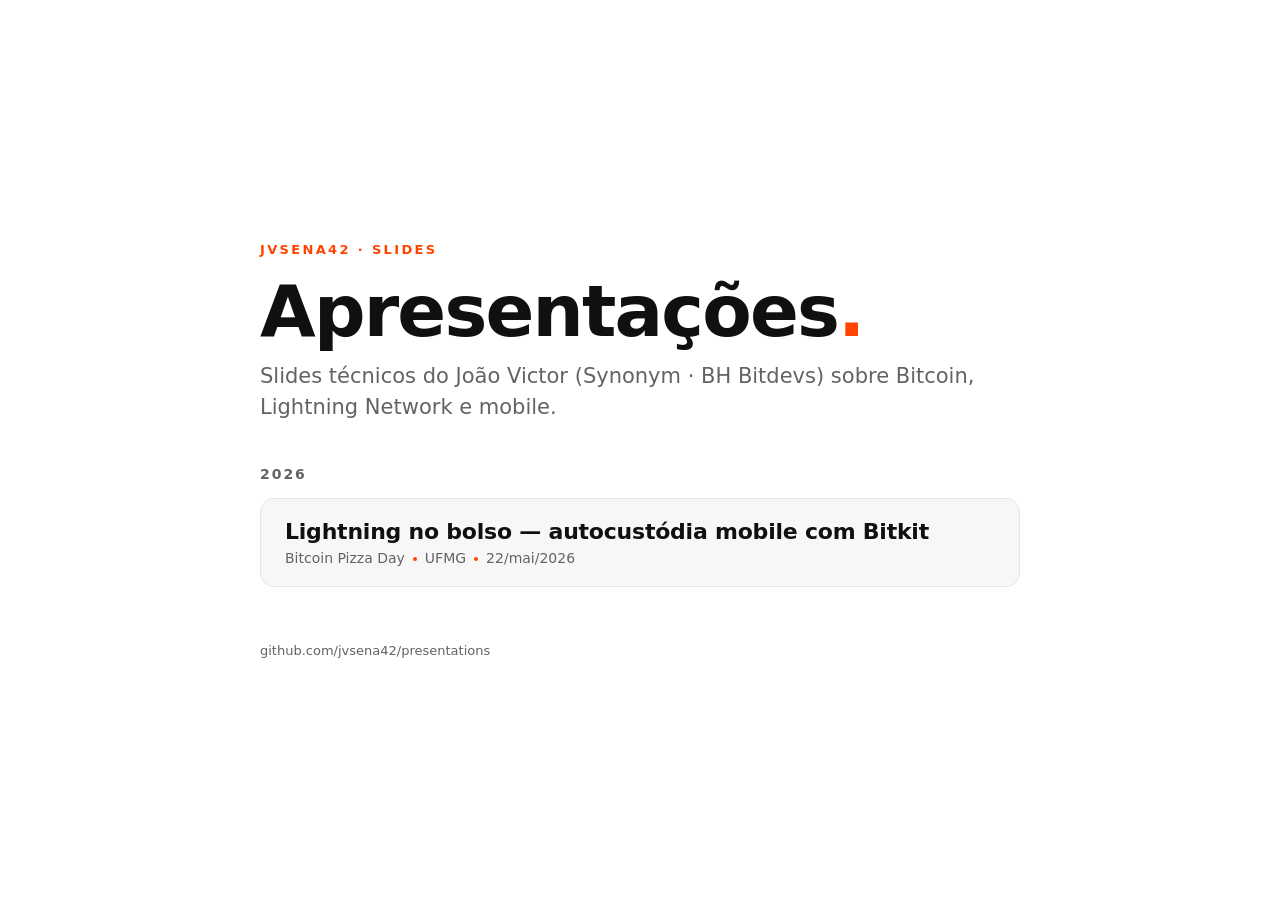
<file: index.html>
<!doctype html>
<html lang="pt-BR">
<head>
  <meta charset="utf-8">
  <meta name="viewport" content="width=device-width, initial-scale=1">
  <title>Apresentações · jvsena42</title>
  <style>
    :root {
      --brand: #FF4400;
      --bg: #FFFFFF;
      --text: #101010;
      --text-muted: #636366;
      --text-soft: #8E8E8E;
      --surface: #F7F7F7;
      --border: #E5E5E5;
    }
    * { box-sizing: border-box; margin: 0; padding: 0; }
    html, body { height: 100%; }
    body {
      font-family: system-ui, -apple-system, "Segoe UI", Roboto, sans-serif;
      color: var(--text);
      background: var(--bg);
      -webkit-font-smoothing: antialiased;
      display: flex;
      align-items: center;
      justify-content: center;
      padding: 6vw;
    }
    main { max-width: 760px; width: 100%; }
    .eyebrow {
      font-size: 13px;
      font-weight: 700;
      letter-spacing: 0.18em;
      text-transform: uppercase;
      color: var(--brand);
      margin-bottom: 18px;
    }
    h1 {
      font-size: clamp(40px, 6vw, 72px);
      font-weight: 900;
      line-height: 1;
      letter-spacing: -0.025em;
      margin-bottom: 14px;
    }
    h1 .brand { color: var(--brand); }
    p.lead {
      font-size: clamp(17px, 1.8vw, 21px);
      color: var(--text-muted);
      line-height: 1.45;
      margin-bottom: 44px;
      max-width: 56ch;
    }
    h2 {
      font-size: 14px;
      font-weight: 700;
      letter-spacing: 0.14em;
      text-transform: uppercase;
      color: var(--text-muted);
      margin-bottom: 16px;
    }
    .list { display: grid; gap: 12px; }
    a.card {
      display: block;
      text-decoration: none;
      color: inherit;
      background: var(--surface);
      border: 1px solid var(--border);
      border-radius: 14px;
      padding: 20px 24px;
      transition: border-color 120ms ease, transform 120ms ease;
    }
    a.card:hover {
      border-color: var(--brand);
      transform: translateY(-2px);
    }
    a.card .title {
      font-size: clamp(18px, 2vw, 22px);
      font-weight: 700;
      letter-spacing: -0.01em;
      margin-bottom: 6px;
    }
    a.card .meta {
      font-size: 14px;
      color: var(--text-muted);
    }
    a.card .meta .dot {
      display: inline-block;
      width: 4px; height: 4px;
      background: var(--brand);
      border-radius: 50%;
      vertical-align: middle;
      margin: 0 8px;
    }
    footer {
      margin-top: 56px;
      font-size: 13px;
      color: var(--text-soft);
    }
    footer a { color: var(--text-muted); text-decoration: none; }
    footer a:hover { color: var(--brand); }
  </style>
</head>
<body>
  <main>
    <div class="eyebrow">jvsena42 · slides</div>
    <h1>Apresentações<span class="brand">.</span></h1>
    <p class="lead">Slides técnicos do João Victor (Synonym · BH Bitdevs) sobre Bitcoin, Lightning Network e mobile.</p>

    <h2>2026</h2>
    <div class="list">
      <a class="card" href="2026/pizza_day_ufmg/">
        <div class="title">Lightning no bolso — autocustódia mobile com Bitkit</div>
        <div class="meta">Bitcoin Pizza Day<span class="dot"></span>UFMG<span class="dot"></span>22/mai/2026</div>
      </a>
    </div>

    <footer>
      <a href="https://github.com/jvsena42/presentations">github.com/jvsena42/presentations</a>
    </footer>
  </main>
</body>
</html>
</file>
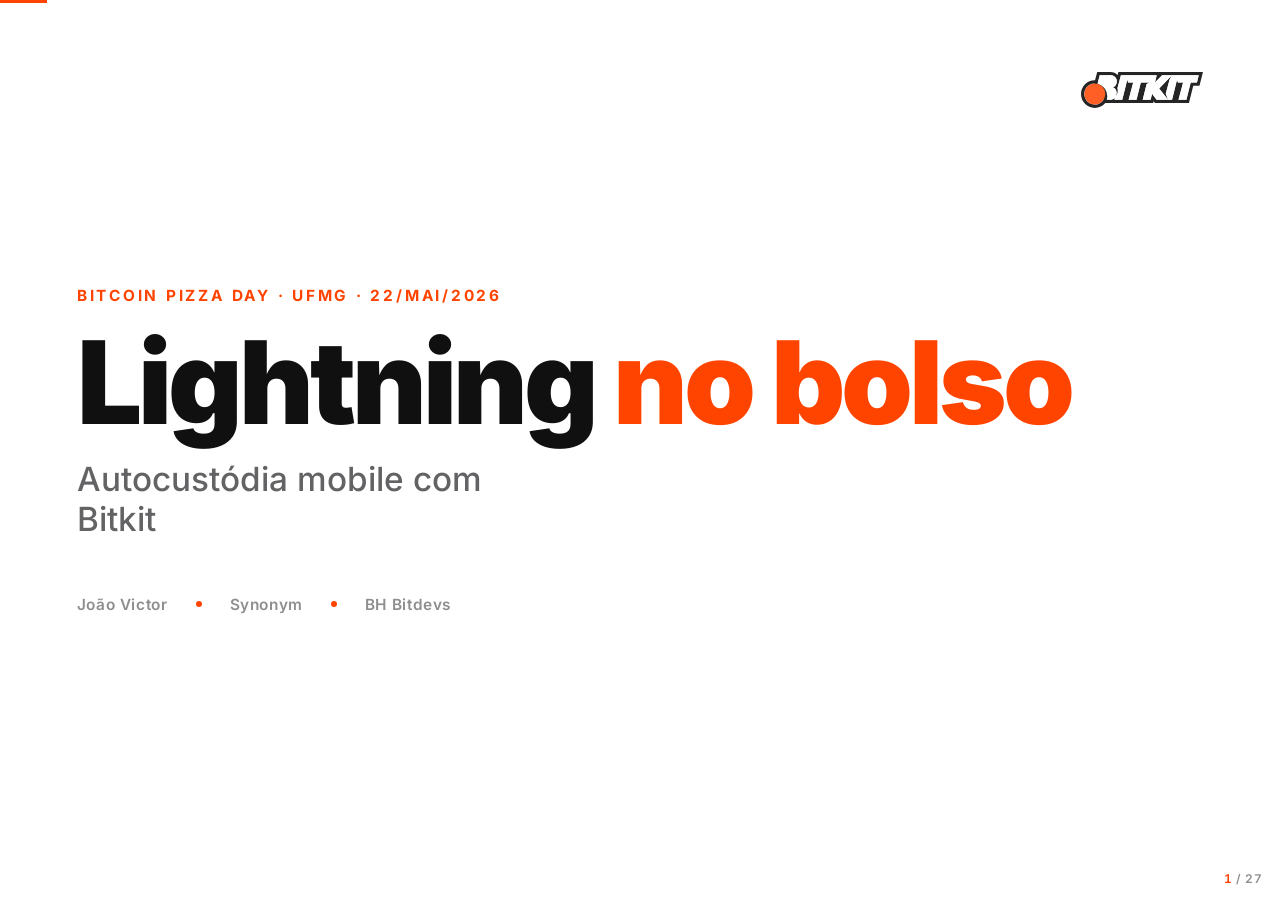
<file: 2026/pizza_day_ufmg/index.html>
<!doctype html>
<html lang="pt-BR">
<head>
  <meta charset="utf-8">
  <meta name="viewport" content="width=device-width, initial-scale=1">
  <title>Lightning no bolso · Pizza Day UFMG 2026</title>
  <link rel="stylesheet" href="style.css">
</head>
<body>
  <div class="progress" aria-hidden="true"></div>
  <div class="counter" aria-hidden="true"><span>1</span> / 27</div>

  <main class="deck">

    <!-- ============ 1. CAPA ============ -->
    <section class="slide cover" id="slide-1">
      <img src="assets/img/bitkit-logo.svg" alt="Bitkit" class="cover-logo">
      <div class="eyebrow">Bitcoin Pizza Day · UFMG · 22/mai/2026</div>
      <h1>
        Lightning <span class="brand">no bolso</span>
      </h1>
      <p class="subtitle">Autocustódia mobile com Bitkit</p>
      <div class="meta">
        <span>João Victor</span>
        <span class="dot"></span>
        <span>Synonym</span>
        <span class="dot"></span>
        <span>BH Bitdevs</span>
      </div>
    </section>

    <!-- ============ 2. SOBRE MIM ============ -->
    <section class="slide" id="slide-2">
      <h2 class="section-tag">Sobre mim</h2>
      <div class="about-grid">
        <div>
          <h1 class="title">João <span class="brand">Victor</span></h1>
          <ul class="bullets">
            <li>Desenvolvedor mobile na <strong>Synonym</strong></li>
            <li>Co-host do <strong>BH Bitdevs</strong></li>
            <li>Trabalho principalmente na <strong>Bitkit</strong> — uma carteira Bitcoin que roda seu próprio nó Lightning</li>
            <li>Mantenho o <strong>Mandacaru</strong>, um nó Bitcoin para smartphones e tablets <span class="mono soft">github.com/jvsena42/mandacaru</span></li>
          </ul>
        </div>
        <div class="qr-block">
          <img src="assets/qr/github-jvsena42.svg" alt="QR code para github.com/jvsena42">
          <div class="qr-label">github.com/jvsena42</div>
          <div class="qr-url">@jvsena42</div>
        </div>
      </div>
    </section>

    <!-- ============ 3. O QUE VOCÊ VAI APRENDER ============ -->
    <section class="slide" id="slide-3">
      <h2 class="section-tag">Objetivos</h2>
      <h1 class="title">O que você vai levar dessa palestra</h1>
      <div class="objectives">
        <div class="obj">
          <div class="num">01</div>
          <div class="obj-title">Quais problemas a Lightning resolve</div>
          <div class="obj-desc">Velocidade, custo e privacidade — onde a 1ª camada não chega.</div>
        </div>
        <div class="obj">
          <div class="num">02</div>
          <div class="obj-title">As vantagens de rodar seu próprio nó</div>
          <div class="obj-desc">Soberania, privacidade e o significado prático de "autocustódia".</div>
        </div>
        <div class="obj">
          <div class="num">03</div>
          <div class="obj-title">Os desafios — e como o mobile contorna</div>
          <div class="obj-desc">Por que rodar um nó Lightning é difícil, e como a Bitkit faz isso caber no seu bolso.</div>
        </div>
      </div>
    </section>

    <!-- ============ 4. VELOCIDADE ONCHAIN ============ -->
    <section class="slide" id="slide-4">
      <h2 class="section-tag">Problema #1 · Velocidade</h2>
      <div class="two-cols">
        <div>
          <h1 class="title">Onchain: <span class="brand">~10 min</span> por bloco</h1>
          <p class="body muted">As transações entram em uma fila — a <strong class="text">mempool</strong> — ordenada por quem paga mais taxa por byte. Sua transação pode levar minutos ou horas até virar lei.</p>
          <div style="margin-top:24px"><span class="pill bitcoin">block · sats/vbyte</span></div>
        </div>
        <div>
          <!-- Mempool diagram -->
          <svg class="diagram" viewBox="0 0 520 360" xmlns="http://www.w3.org/2000/svg" aria-hidden="true">
            <defs>
              <style>
                .blk { fill: #F7F7F7; stroke: #E5E5E5; }
                .tx  { fill: #FFD200; }
                .tx2 { fill: #F7931A; }
                .tx3 { fill: #E95164; }
                .lbl { font: 700 22px Inter, sans-serif; fill: #101010; }
                .sm  { font: 700 17px Inter, sans-serif; fill: #636366; letter-spacing: 0.08em; text-transform: uppercase; }
              </style>
            </defs>
            <!-- mempool -->
            <text x="0" y="20" class="sm">Mempool</text>
            <g transform="translate(0,32)">
              <rect class="tx2"  x="0"   y="0"  width="60" height="22" rx="3"/>
              <rect class="tx2"  x="66"  y="0"  width="40" height="22" rx="3"/>
              <rect class="tx"   x="112" y="0"  width="80" height="22" rx="3"/>
              <rect class="tx"   x="198" y="0"  width="32" height="22" rx="3"/>
              <rect class="tx3"  x="236" y="0"  width="60" height="22" rx="3"/>
              <rect class="tx"   x="0"   y="28" width="50" height="22" rx="3"/>
              <rect class="tx3"  x="56"  y="28" width="70" height="22" rx="3"/>
              <rect class="tx2"  x="132" y="28" width="44" height="22" rx="3"/>
              <rect class="tx"   x="182" y="28" width="90" height="22" rx="3"/>
              <rect class="tx3"  x="0"   y="56" width="40" height="22" rx="3"/>
              <rect class="tx"   x="46"  y="56" width="60" height="22" rx="3"/>
              <rect class="tx2"  x="112" y="56" width="80" height="22" rx="3"/>
            </g>
            <!-- arrow -->
            <g transform="translate(310,70)">
              <path d="M0 0 L40 0 L40 -8 L60 4 L40 16 L40 8 L0 8 Z" fill="#FF4400"/>
            </g>
            <!-- block -->
            <g transform="translate(380,12)">
              <rect class="blk" x="0" y="0" width="140" height="120" rx="10"/>
              <text x="70" y="20" class="sm" text-anchor="middle" fill="#FF4400">Bloco</text>
              <rect class="tx2" x="12" y="32" width="50" height="14" rx="2"/>
              <rect class="tx2" x="68" y="32" width="40" height="14" rx="2"/>
              <rect class="tx2" x="12" y="52" width="60" height="14" rx="2"/>
              <rect class="tx2" x="78" y="52" width="40" height="14" rx="2"/>
              <rect class="tx2" x="12" y="72" width="80" height="14" rx="2"/>
              <rect class="tx2" x="98" y="72" width="20" height="14" rx="2"/>
              <rect class="tx2" x="12" y="92" width="40" height="14" rx="2"/>
            </g>
            <text x="380" y="156" class="sm" fill="#101010">~10 min</text>
            <!-- waiting txs -->
            <text x="0" y="200" class="sm">Esperando…</text>
            <g transform="translate(0,212)">
              <rect class="tx" opacity="0.5"  x="0"   y="0"  width="30" height="18" rx="3"/>
              <rect class="tx" opacity="0.5"  x="36"  y="0"  width="70" height="18" rx="3"/>
              <rect class="tx" opacity="0.5"  x="112" y="0"  width="40" height="18" rx="3"/>
              <rect class="tx" opacity="0.5"  x="158" y="0"  width="50" height="18" rx="3"/>
              <rect class="tx" opacity="0.4"  x="0"   y="24" width="60" height="18" rx="3"/>
              <rect class="tx" opacity="0.4"  x="66"  y="24" width="40" height="18" rx="3"/>
              <rect class="tx" opacity="0.4"  x="112" y="24" width="80" height="18" rx="3"/>
              <rect class="tx" opacity="0.3"  x="0"   y="48" width="44" height="18" rx="3"/>
              <rect class="tx" opacity="0.3"  x="50"  y="48" width="60" height="18" rx="3"/>
              <rect class="tx" opacity="0.3"  x="116" y="48" width="30" height="18" rx="3"/>
            </g>
          </svg>
        </div>
      </div>
    </section>

    <!-- ============ 5. VELOCIDADE LIGHTNING ============ -->
    <section class="slide" id="slide-5">
      <h2 class="section-tag">Solução · Velocidade</h2>
      <div class="two-cols">
        <div>
          <h1 class="title">Lightning: <span class="brand">instantâneo</span></h1>
          <p class="body muted">Pagamentos não dependem de bloco — viajam diretamente pelos canais já abertos entre nós.</p>
        </div>
        <div class="compare">
          <div class="col">
            <h4>Onchain</h4>
            <div class="val">~10 min</div>
            <div class="desc">Tempo médio até a primeira confirmação. 6 confirmações ≈ 1 hora.</div>
          </div>
          <div class="col lightning">
            <h4>Lightning</h4>
            <div class="val">&lt; 1 s</div>
            <div class="desc">Pagamento liquidado instantaneamente entre as pontas.</div>
          </div>
        </div>
      </div>
    </section>

    <!-- ============ 6. CUSTO ONCHAIN ============ -->
    <section class="slide" id="slide-6">
      <h2 class="section-tag">Problema #2 · Custo</h2>
      <div class="two-cols">
        <div>
          <h1 class="title">Onchain: paga por <span class="brand">tamanho</span>, não por valor</h1>
          <p class="body muted">A taxa é em <strong class="text">sats/vbyte</strong>. Transferir R$ 50.000 custa o mesmo que transferir R$ 5. Ótimo pra comprar um carro — péssimo pra comprar um café.</p>
          <div class="callout" style="margin-top:24px">
            <strong>Analogia:</strong> é como pagar o frete de um pacote pelo peso da caixa — não importa se dentro tem ouro ou ar.
          </div>
        </div>
        <div class="stack">
          <div class="card">
            <div class="label">Cenário A</div>
            <p class="body"><strong>Comprar um carro · R$ 100.000</strong></p>
            <p class="body muted">Taxa de R$ 5 = <strong class="green">0,005%</strong> do valor. Tranquilo.</p>
          </div>
          <div class="card">
            <div class="label">Cenário B</div>
            <p class="body"><strong>Comprar um café · R$ 8</strong></p>
            <p class="body muted">Taxa de R$ 5 = <strong class="red">62,5%</strong> do valor. Impraticável.</p>
          </div>
        </div>
      </div>
    </section>

    <!-- ============ 7. CUSTO LIGHTNING ============ -->
    <section class="slide" id="slide-7">
      <h2 class="section-tag">Solução · Custo</h2>
      <div class="two-cols">
        <div>
          <h1 class="title">Lightning: taxa <span class="brand">proporcional</span></h1>
          <p class="body muted">Cada hop cobra uma taxa fixa pequena (base fee) + uma fração do valor roteado (ppm — partes por milhão).</p>
          <p class="body muted" style="margin-top:16px">Em muitos casos a taxa total fica em <strong class="text">centavos de centavo</strong>. Pagamentos diretos (sem hops) podem ser gratuitos.</p>
        </div>
        <div class="stack">
          <div class="card brand">
            <div class="label">Pagar um café · R$ 8</div>
            <p class="body"><strong>Taxa típica: R$ 0,001 - R$ 0,05</strong></p>
            <p class="body muted">Roteado por 1-3 nós intermediários.</p>
          </div>
          <div class="card">
            <div class="label">Receber pagamento direto</div>
            <p class="body"><strong>Taxa: 0 sats</strong></p>
            <p class="body muted">Quando você tem canal direto com a outra ponta.</p>
          </div>
        </div>
      </div>
    </section>

    <!-- ============ 8. PRIVACIDADE ONCHAIN ============ -->
    <section class="slide" id="slide-8">
      <h2 class="section-tag">Problema #3 · Privacidade</h2>
      <div class="two-cols">
        <div>
          <h1 class="title">Onchain: tudo é <span class="brand">público</span></h1>
          <p class="body muted">Cada transação fica gravada para sempre em um livro-razão que <em>qualquer pessoa</em> pode ler.</p>
          <ul class="bullets" style="margin-top:24px">
            <li>Endereços, valores, timestamps — abertos</li>
            <li>Heurísticas conectam endereços do mesmo dono</li>
            <li>Empresas de chain analysis vendem esses mapas</li>
          </ul>
        </div>
        <div class="card">
          <div class="label">Você (pra qualquer um)</div>
          <p class="body mono" style="font-size:clamp(13px, 1.2vw, 17px); line-height:1.7">
            bc1q<span class="brand">5x…87qz</span> → bc1q<span class="brand">a3…9km</span><br>
            <span class="soft">42.000 sats · 2026-05-22 14:03:12</span>
          </p>
          <p class="body muted" style="margin-top:18px">Cole esse endereço no <span class="mono">mempool.space</span> e veja saldo, histórico e quem mais transacionou com ele.</p>
        </div>
      </div>
    </section>

    <!-- ============ 9. PRIVACIDADE LIGHTNING ============ -->
    <section class="slide" id="slide-9">
      <h2 class="section-tag">Solução · Privacidade</h2>
      <div class="two-cols">
        <div>
          <h1 class="title">Lightning: <span class="brand">muito melhor</span>, não perfeito</h1>
          <p class="body muted">Pagamentos viajam por túneis criptografados (onion routing — inspirado no Tor). Nós intermediários só conhecem o vizinho anterior e o próximo.</p>
        </div>
        <div class="stack">
          <div class="card">
            <div class="label">O que ainda vaza</div>
            <p class="body">A <strong>invoice (BOLT11)</strong> expõe a pubkey do destinatário e, em alguns casos, route hints com canais privados.</p>
          </div>
          <div class="card brand">
            <div class="label">Próximo passo</div>
            <p class="body"><strong>BOLT12 (offers)</strong> esconde o destinatário com blinded paths. Já existe, mas adoção ainda é baixa.</p>
          </div>
        </div>
      </div>
    </section>

    <!-- ============ 10. CANAL LIGHTNING ============ -->
    <section class="slide" id="slide-10">
      <h2 class="section-tag">Como funciona · 1/4</h2>
      <h1 class="title">O que é um <span class="brand">canal Lightning</span></h1>
      <p class="body muted" style="max-width:60ch">Um cofre 2-de-2 entre Alice e Bob, ancorado na blockchain. Os saldos podem ser atualizados milhões de vezes sem tocar a 1ª camada.</p>

      <svg class="diagram" viewBox="0 0 1100 360" xmlns="http://www.w3.org/2000/svg" aria-hidden="true" style="margin-top:28px">
        <defs>
          <style>
            .node { fill: #F7F7F7; stroke: #E5E5E5; stroke-width:1.5; }
            .name { font: 800 30px Inter, sans-serif; fill: #101010; }
            .sub  { font: 700 19px Inter, sans-serif; fill: #636366; }
            .amt  { font: 800 26px Inter, sans-serif; fill: #fff; }
            .lbl  { font: 700 19px Inter, sans-serif; fill: #636366; letter-spacing: 0.08em; text-transform: uppercase; }
          </style>
        </defs>
        <!-- Alice -->
        <circle cx="110" cy="180" r="74" class="node"/>
        <text x="110" y="178" class="name" text-anchor="middle">Alice</text>
        <text x="110" y="200" class="sub" text-anchor="middle">nó local</text>
        <!-- channel bar -->
        <g transform="translate(220,150)">
          <rect width="660" height="60" rx="10" fill="#EFEFEF"/>
          <rect width="440" height="60" rx="10" fill="#FF4400"/>
          <rect x="440" width="220" height="60" rx="0" fill="#0085FF"/>
          <rect width="660" height="60" rx="10" fill="none" stroke="#E5E5E5"/>
          <text x="20" y="38" class="amt">700k sats</text>
          <text x="640" y="38" class="amt" text-anchor="end">300k sats</text>
          <text x="220" y="-10" class="lbl" text-anchor="middle">Capacidade total: 1.000.000 sats</text>
        </g>
        <text x="550" y="244" class="sub" text-anchor="middle">↑ saldo local da Alice  ·  saldo local do Bob ↑</text>
        <!-- Bob -->
        <circle cx="990" cy="180" r="74" class="node"/>
        <text x="990" y="178" class="name" text-anchor="middle">Bob</text>
        <text x="990" y="200" class="sub" text-anchor="middle">nó remoto</text>
      </svg>
    </section>

    <!-- ============ 11. ABERTURA E FECHAMENTO ============ -->
    <section class="slide" id="slide-11">
      <h2 class="section-tag">Como funciona · 2/4</h2>
      <h1 class="title">Abertura e fechamento — <span class="brand">2 toques</span> na 1ª camada</h1>
      <p class="body muted" style="max-width:64ch">Tudo no meio é off-chain, instantâneo e barato. A blockchain só vê a transação que ancora o canal e a que o encerra.</p>
      <div class="timeline" style="grid-template-columns: 1fr 1fr 1fr">
        <div class="step active">
          <div class="step-num">1 · Onchain</div>
          <div class="step-text"><strong>Funding tx</strong><br>Trava os fundos no cofre 2-de-2.<br><span class="soft">~10 min, paga fee onchain</span></div>
        </div>
        <div class="step">
          <div class="step-num">2 · Off-chain</div>
          <div class="step-text"><strong>Canal vivo</strong><br>Milhões de atualizações de saldo possíveis.<br><span class="soft">Instantâneo, taxa baixíssima</span></div>
        </div>
        <div class="step active">
          <div class="step-num">3 · Onchain</div>
          <div class="step-text"><strong>Commitment tx</strong><br>Liquida o saldo final na blockchain.<br><span class="soft">Cooperativo ou unilateral</span></div>
        </div>
      </div>
    </section>

    <!-- ============ 12. PAGAMENTO NO CANAL ============ -->
    <section class="slide" id="slide-12">
      <h2 class="section-tag">Como funciona · 3/4</h2>
      <h1 class="title">Pagamento dentro do canal</h1>
      <p class="body muted" style="max-width:60ch">Alice paga 200k sats para o Bob: o canal apenas atualiza o saldo das duas pontas — nenhuma transação onchain.</p>

      <div style="margin-top:32px; display:grid; gap:24px">
        <div>
          <div class="lbl soft" style="font-size:13px; font-weight:700; letter-spacing:0.1em; text-transform:uppercase; margin-bottom:8px">Antes</div>
          <div class="channel-bar">
            <div class="local" style="width:70%">Alice · 700k</div>
            <div class="remote" style="width:30%">Bob · 300k</div>
          </div>
        </div>
        <div style="text-align:center; font-size:clamp(18px, 1.8vw, 24px); font-weight:700; color:var(--brand)">
          ↓  Alice → Bob: 200k sats  ↓
        </div>
        <div>
          <div class="lbl soft" style="font-size:13px; font-weight:700; letter-spacing:0.1em; text-transform:uppercase; margin-bottom:8px">Depois</div>
          <div class="channel-bar">
            <div class="local" style="width:50%">Alice · 500k</div>
            <div class="remote" style="width:50%">Bob · 500k</div>
          </div>
        </div>
      </div>
    </section>

    <!-- ============ 13. ROTEAMENTO ============ -->
    <section class="slide" id="slide-13">
      <h2 class="section-tag">Como funciona · 4/4</h2>
      <h1 class="title">Roteamento — pagando <span class="brand">sem canal direto</span></h1>
      <p class="body muted" style="max-width:64ch">Alice quer pagar Dani, mas não tem canal direto. A rede encontra um caminho através de nós que ela <em>já</em> conhece.</p>

      <svg class="diagram" viewBox="0 0 1100 280" xmlns="http://www.w3.org/2000/svg" aria-hidden="true" style="margin-top:28px">
        <defs>
          <style>
            .node    { fill: #F7F7F7; stroke: #E5E5E5; stroke-width:1.5; }
            .node.me { fill: #FF4400; stroke: #FF4400; }
            .node.end{ fill: #0085FF; stroke: #0085FF; }
            .nm   { font: 800 26px Inter, sans-serif; fill: #101010; }
            .nm.w { fill: #fff; }
            .edge { stroke: #FF4400; stroke-width: 4; fill: none; }
            .htlc { font: 700 19px Inter, sans-serif; fill: #FF4400; }
            .sub  { font: 700 18px Inter, sans-serif; fill: #636366; }
          </style>
          <marker id="arrow" viewBox="0 0 10 10" refX="9" refY="5" markerWidth="6" markerHeight="6" orient="auto-start-reverse">
            <path d="M0 0 L10 5 L0 10 z" fill="#FF4400"/>
          </marker>
        </defs>
        <!-- edges -->
        <path class="edge" d="M120 140 L320 140" marker-end="url(#arrow)"/>
        <path class="edge" d="M380 140 L580 140" marker-end="url(#arrow)"/>
        <path class="edge" d="M640 140 L840 140" marker-end="url(#arrow)"/>
        <path class="edge" d="M900 140 L1000 140" stroke-dasharray="6 6" marker-end="url(#arrow)"/>
        <text x="220" y="120" class="htlc" text-anchor="middle">HTLC</text>
        <text x="480" y="120" class="htlc" text-anchor="middle">HTLC</text>
        <text x="740" y="120" class="htlc" text-anchor="middle">HTLC</text>
        <text x="950" y="120" class="sub" text-anchor="middle">entrega</text>
        <!-- nodes -->
        <g><circle cx="80"   cy="140" r="50" class="node me"/><text x="80"   y="146" class="nm w" text-anchor="middle">Alice</text></g>
        <g><circle cx="350"  cy="140" r="50" class="node"/>   <text x="350"  y="146" class="nm"   text-anchor="middle">Bob</text></g>
        <g><circle cx="610"  cy="140" r="50" class="node"/>   <text x="610"  y="146" class="nm"   text-anchor="middle">Carol</text></g>
        <g><circle cx="870"  cy="140" r="50" class="node"/>   <text x="870"  y="146" class="nm"   text-anchor="middle">Eve</text></g>
        <g><circle cx="1050" cy="140" r="50" class="node end"/><text x="1050" y="146" class="nm w" text-anchor="middle">Dani</text></g>
        <!-- footnote -->
        <text x="550" y="240" class="sub" text-anchor="middle">Onion routing: cada nó só conhece o vizinho anterior e o próximo.</text>
      </svg>
    </section>

    <!-- ============ 14. POR QUE 2ª CAMADA ============ -->
    <section class="slide" id="slide-14">
      <h2 class="section-tag">Decisão de design</h2>
      <h1 class="title">Por que uma 2ª camada — e não mudar a 1ª?</h1>
      <div class="two-cols" style="margin-top:24px">
        <div class="card">
          <div class="label">A pergunta natural</div>
          <p class="body">"Por que não <strong>aumentar o tamanho do bloco</strong> e <strong>reduzir o tempo entre blocos</strong>?"</p>
          <p class="body muted" style="margin-top:14px">Isso traria velocidade e fees mais baixas <em>na 1ª camada</em>.</p>
        </div>
        <div class="card brand">
          <div class="label">O trade-off</div>
          <p class="body">Blocos maiores = mais hardware, mais banda, mais armazenamento para validar.</p>
          <p class="body"><strong>Menos pessoas conseguem rodar um nó completo.</strong></p>
          <p class="body muted" style="margin-top:14px">Em TI raramente existe solução única — toda escolha tem trade-off. Bitcoin escolheu <strong class="text">descentralização</strong>.</p>
        </div>
      </div>
    </section>

    <!-- ============ 15. CUSTODIAL ============ -->
    <section class="slide" id="slide-15">
      <h2 class="section-tag">Custódia · 1/2</h2>
      <h1 class="title">Custodial — <span class="brand">chaves de outra pessoa</span></h1>
      <div class="two-cols" style="margin-top:24px">
        <div>
          <ul class="bullets">
            <li><strong>Conveniência:</strong> baixou o app, criou conta, pronto</li>
            <li><strong>Backup é fácil:</strong> email + senha</li>
            <li><strong>Sem responsabilidade técnica</strong> — alguém cuida do nó pra você</li>
          </ul>
        </div>
        <div class="stack">
          <div class="card" style="border-color: rgba(233,81,100,0.3)">
            <div class="label" style="color:var(--red)">Os custos escondidos</div>
            <ul class="bullets" style="margin-top:6px">
              <li>Risco de contraparte (a empresa pode quebrar, sumir ou ser hackeada)</li>
              <li>Custódia = controle: podem congelar, bloquear ou exigir KYC</li>
              <li>Você é um <em>cliente</em>, não um usuário soberano</li>
            </ul>
          </div>
        </div>
      </div>
    </section>

    <!-- ============ 16. NÃO-CUSTODIAL ============ -->
    <section class="slide" id="slide-16">
      <h2 class="section-tag">Custódia · 2/2</h2>
      <h1 class="title">Não-custodial — <span class="brand">suas chaves</span></h1>
      <div class="two-cols" style="margin-top:24px">
        <div>
          <div class="callout">
            "Not your keys, not your coins."
          </div>
          <p class="body muted" style="margin-top:24px">Você é dono real dos sats. Ninguém pode censurar, congelar ou exigir documentos. Em troca: <strong class="text">você é responsável</strong> pelos backups, pela segurança das chaves e pela manutenção.</p>
        </div>
        <div class="stack">
          <div class="card brand">
            <div class="label">O que você ganha</div>
            <p class="body">Soberania, privacidade, resistência à censura, propriedade real.</p>
          </div>
          <div class="card">
            <div class="label">O que você assume</div>
            <p class="body">Backup do seed, custódia do canal state, decisões técnicas.</p>
          </div>
        </div>
      </div>
    </section>

    <!-- ============ 17. TECNICIDADE & MANUTENÇÃO ============ -->
    <section class="slide" id="slide-17">
      <h2 class="section-tag">Desafios · 1/2</h2>
      <h1 class="title">Tecnicidade &amp; <span class="brand">manutenção</span></h1>
      <div class="two-cols" style="margin-top:24px">
        <div class="stack">
          <div class="card">
            <div class="label">Atualizações</div>
            <p class="body muted">Patches de segurança no nó BTC e no nó LN. Quem não atualiza expõe risco de fundos.</p>
          </div>
          <div class="card">
            <div class="label">Backup dos channel states</div>
            <p class="body muted">Cada pagamento muda o estado do canal — backup desatualizado pode causar <strong class="red">perda parcial dos fundos</strong>.</p>
          </div>
        </div>
        <div class="stack">
          <div class="card">
            <div class="label">Watchtowers</div>
            <p class="body muted">Serviços que vigiam o canal por você. Se a outra ponta tentar trapacear, a watchtower publica a evidência onchain.</p>
          </div>
          <div class="card">
            <div class="label">Hardware</div>
            <p class="body muted">Disco rápido, RAM, banda, eletricidade — um nó completo come algumas centenas de GB e fica sempre ligado.</p>
          </div>
        </div>
      </div>
    </section>

    <!-- ============ 18. ONLINE 24/7 & LIQUIDEZ ============ -->
    <section class="slide" id="slide-18">
      <h2 class="section-tag">Desafios · 2/2</h2>
      <h1 class="title">Online 24/7 &amp; <span class="brand">balanceamento</span></h1>
      <div class="two-cols" style="margin-top:24px">
        <div>
          <h3 class="h3">Sempre ligado</h3>
          <p class="body muted">Se o seu nó cai, você não recebe pagamentos — e canais com peer offline ficam parados.</p>
        </div>
        <div>
          <h3 class="h3">Liquidez nos dois sentidos</h3>
          <p class="body muted">Para <strong class="text">enviar</strong> você precisa de saldo local (outbound). Para <strong class="text">receber</strong> precisa de saldo remoto (inbound). Conseguir os dois exige planejamento — e às vezes pagar por isso.</p>
        </div>
      </div>
    </section>

    <!-- ============ 19. POR QUE MOBILE? ============ -->
    <section class="slide" id="slide-19">
      <h2 class="section-tag">Nós mobile</h2>
      <h1 class="title">Por que rodar tudo isso no <span class="brand">celular</span>?</h1>
      <div class="two-cols" style="margin-top:24px">
        <div>
          <p class="lead">O smartphone é o computador pessoal hoje. Ele está sempre com você, sempre conectado.</p>
        </div>
        <div class="stack">
          <div class="card" style="border-color: rgba(233,81,100,0.3)">
            <div class="label" style="color:var(--red)">Mas tem restrições duras</div>
            <ul class="bullets" style="margin-top:6px">
              <li>Bateria e CPU limitadas</li>
              <li>Conectividade intermitente (4G/Wi-Fi caindo)</li>
              <li>O sistema operacional <strong>mata processos em background</strong></li>
              <li>Armazenamento pequeno comparado a um servidor</li>
            </ul>
          </div>
        </div>
      </div>
    </section>

    <!-- ============ 20. LSP ============ -->
    <section class="slide" id="slide-20">
      <h2 class="section-tag">Bitkit · LSP</h2>
      <h1 class="title">LSP — <span class="brand">Lightning Service Provider</span></h1>
      <p class="body muted" style="max-width:64ch">Um nó bem conectado que abre um canal pra você com liquidez nos dois sentidos — você ganha tempo, sem abrir mão das chaves.</p>

      <svg class="diagram" viewBox="0 0 1100 360" xmlns="http://www.w3.org/2000/svg" aria-hidden="true" style="margin-top:28px">
        <defs>
          <style>
            .node    { fill: #F7F7F7; stroke: #E5E5E5; stroke-width:1.5; }
            .node.me { fill: #FF4400; stroke: #FF4400; }
            .node.lsp{ fill: #0085FF; stroke: #0085FF; }
            .nm  { font: 800 26px Inter, sans-serif; fill: #101010; }
            .nm.w{ fill: #fff; }
            .sub { font: 700 19px Inter, sans-serif; fill: #636366; }
            .edge { stroke: #E5E5E5; stroke-width: 3; fill: none; }
            .edge.hot { stroke: #FF4400; stroke-width: 6; }
            .lbl { font: 700 18px Inter, sans-serif; fill: #101010; }
          </style>
          <marker id="ar2" viewBox="0 0 10 10" refX="9" refY="5" markerWidth="6" markerHeight="6" orient="auto-start-reverse">
            <path d="M0 0 L10 5 L0 10 z" fill="#FF4400"/>
          </marker>
        </defs>
        <!-- you -->
        <g><circle cx="120" cy="180" r="56" class="node me"/><text x="120" y="188" class="nm w" text-anchor="middle">Você</text></g>
        <text x="120" y="270" class="sub" text-anchor="middle">app Bitkit</text>
        <!-- LSP -->
        <g><circle cx="500" cy="180" r="64" class="node lsp"/><text x="500" y="188" class="nm w" text-anchor="middle">LSP</text></g>
        <text x="500" y="278" class="sub" text-anchor="middle">nó bem conectado</text>
        <!-- channel -->
        <line x1="180" y1="180" x2="436" y2="180" class="edge hot" marker-end="url(#ar2)" marker-start="url(#ar2)"/>
        <text x="308" y="160" class="lbl" text-anchor="middle">inbound + outbound</text>
        <!-- network -->
        <g><circle cx="800"  cy="80"  r="36" class="node"/><text x="800"  y="86"  class="nm" text-anchor="middle">N1</text></g>
        <g><circle cx="920"  cy="180" r="36" class="node"/><text x="920"  y="186" class="nm" text-anchor="middle">N2</text></g>
        <g><circle cx="800"  cy="280" r="36" class="node"/><text x="800"  y="286" class="nm" text-anchor="middle">N3</text></g>
        <g><circle cx="1040" cy="100" r="36" class="node"/><text x="1040" y="106" class="nm" text-anchor="middle">N4</text></g>
        <g><circle cx="1040" cy="260" r="36" class="node"/><text x="1040" y="266" class="nm" text-anchor="middle">N5</text></g>
        <line x1="560" y1="170" x2="765" y2="92"  class="edge"/>
        <line x1="564" y1="180" x2="884" y2="180" class="edge"/>
        <line x1="560" y1="190" x2="765" y2="270" class="edge"/>
        <line x1="836" y1="80"  x2="1004" y2="100" class="edge"/>
        <line x1="836" y1="280" x2="1004" y2="260" class="edge"/>
        <line x1="956" y1="180" x2="1004" y2="100" class="edge"/>
        <line x1="956" y1="180" x2="1004" y2="260" class="edge"/>
        <text x="940" y="334" class="sub" text-anchor="middle">resto da rede Lightning</text>
      </svg>
    </section>

    <!-- ============ 21. WAKE TO PAY ============ -->
    <section class="slide" id="slide-21">
      <h2 class="section-tag">Bitkit · Online sob demanda</h2>
      <h1 class="title">Wake to pay — <span class="brand">push notification</span> acorda o nó</h1>
      <p class="body muted" style="max-width:66ch">O app vive dormindo. Quando alguém quer te pagar, o LSP dispara uma push notification silenciosa que dá ao app alguns segundos em background — o suficiente pra receber o HTLC.</p>
      <div class="timeline" style="margin-top:28px">
        <div class="step dim">
          <div class="step-num">1</div>
          <div class="step-text">App <strong>dormindo</strong><br>nó offline</div>
        </div>
        <div class="step active">
          <div class="step-num">2</div>
          <div class="step-text"><strong>Push</strong> chega via FCM/APNs</div>
        </div>
        <div class="step active">
          <div class="step-num">3</div>
          <div class="step-text">App acorda em <strong>background</strong></div>
        </div>
        <div class="step active">
          <div class="step-num">4</div>
          <div class="step-text">Recebe o <strong>HTLC</strong>, atualiza canal</div>
        </div>
        <div class="step dim">
          <div class="step-num">5</div>
          <div class="step-text">App <strong>volta a dormir</strong></div>
        </div>
      </div>
    </section>

    <!-- ============ 22. FOREGROUND SERVICE ============ -->
    <section class="slide" id="slide-22">
      <h2 class="section-tag">Bitkit · Plano B</h2>
      <h1 class="title">Foreground service — <span class="brand">quando o push falha</span></h1>
      <div class="two-cols" style="margin-top:24px">
        <div>
          <p class="body">Push notifications <strong>não são garantidas</strong>. O Google/Apple podem atrasar, agrupar ou simplesmente não entregar.</p>
          <p class="body muted" style="margin-top:18px">Para usuários que querem garantia, a Bitkit oferece um <strong class="text">foreground service</strong>: o app mantém uma notificação persistente e fica online o tempo todo.</p>
        </div>
        <div class="stack">
          <div class="card">
            <div class="label">Trade-off</div>
            <p class="body"><strong class="green">+</strong> Recebe pagamentos com 100% de confiabilidade</p>
            <p class="body"><strong class="red">−</strong> Consome mais bateria</p>
            <p class="body"><strong class="red">−</strong> Notificação fixa na barra de status</p>
          </div>
          <div class="card brand">
            <div class="label">Opt-in do usuário</div>
            <p class="body">Cada um escolhe entre <em>bateria</em> e <em>garantia</em>.</p>
          </div>
        </div>
      </div>
    </section>

    <!-- ============ 23. RGS ============ -->
    <section class="slide" id="slide-23">
      <h2 class="section-tag">Bitkit · Sync</h2>
      <h1 class="title">RGS — <span class="brand">Rapid Gossip Sync</span></h1>
      <div class="two-cols with-aside" style="margin-top:24px">
        <div>
          <svg class="diagram" viewBox="0 0 700 460" xmlns="http://www.w3.org/2000/svg" aria-hidden="true">
            <defs>
              <style>
                .net-node    { fill: #F7F7F7; stroke: #8E8E8E; stroke-width: 1.5; }
                .net-node.hub{ fill: #F7931A; stroke: #F7931A; }
                .net-node.me { fill: #FF4400; stroke: #FF4400; }
                .net-edge    { stroke: #C9C9C9; stroke-width: 1.5; fill: none; }
                .net-edge.fat{ stroke: #8E8E8E; stroke-width: 3; }
                .net-label   { font: 800 18px Inter, sans-serif; fill: #fff; text-anchor: middle; }
                .net-label.d { fill: #101010; }
                .net-cap     { font: 700 15px Inter, sans-serif; fill: #636366; text-anchor: middle; letter-spacing: 0.08em; text-transform: uppercase; }
              </style>
            </defs>
            <!-- Edges (drawn first so circles cover endpoints) -->
            <!-- Hub A (180,140) connects to many -->
            <line x1="180" y1="140" x2="60"  y2="80"  class="net-edge"/>
            <line x1="180" y1="140" x2="70"  y2="220" class="net-edge"/>
            <line x1="180" y1="140" x2="360" y2="90"  class="net-edge fat"/>
            <line x1="180" y1="140" x2="380" y2="240" class="net-edge fat"/>
            <line x1="180" y1="140" x2="150" y2="350" class="net-edge"/>
            <line x1="180" y1="140" x2="280" y2="360" class="net-edge"/>
            <!-- Hub B (380,240) -->
            <line x1="380" y1="240" x2="540" y2="160" class="net-edge fat"/>
            <line x1="380" y1="240" x2="560" y2="320" class="net-edge fat"/>
            <line x1="380" y1="240" x2="280" y2="360" class="net-edge"/>
            <line x1="380" y1="240" x2="500" y2="420" class="net-edge"/>
            <line x1="380" y1="240" x2="360" y2="90"  class="net-edge"/>
            <!-- Hub C (540,160) -->
            <line x1="540" y1="160" x2="640" y2="80"  class="net-edge"/>
            <line x1="540" y1="160" x2="660" y2="220" class="net-edge"/>
            <line x1="540" y1="160" x2="360" y2="90"  class="net-edge"/>
            <!-- Leaf connections -->
            <line x1="60"  y1="80"  x2="70"  y2="220" class="net-edge"/>
            <line x1="640" y1="80"  x2="660" y2="220" class="net-edge"/>
            <line x1="560" y1="320" x2="500" y2="420" class="net-edge"/>
            <line x1="280" y1="360" x2="500" y2="420" class="net-edge"/>
            <line x1="150" y1="350" x2="280" y2="360" class="net-edge"/>
            <!-- "Você" node (mobile) connects to one hub -->
            <line x1="60"  y1="400" x2="180" y2="140" class="net-edge fat" stroke="#FF4400"/>
            <!-- Nodes -->
            <circle cx="180" cy="140" r="34" class="net-node hub"/>
            <text   x="180" y="146" class="net-label">A</text>
            <circle cx="380" cy="240" r="36" class="net-node hub"/>
            <text   x="380" y="246" class="net-label">B</text>
            <circle cx="540" cy="160" r="30" class="net-node hub"/>
            <text   x="540" y="166" class="net-label">C</text>
            <circle cx="60"  cy="80"  r="20" class="net-node"/>
            <circle cx="70"  cy="220" r="18" class="net-node"/>
            <circle cx="360" cy="90"  r="22" class="net-node"/>
            <circle cx="640" cy="80"  r="20" class="net-node"/>
            <circle cx="660" cy="220" r="18" class="net-node"/>
            <circle cx="560" cy="320" r="22" class="net-node"/>
            <circle cx="280" cy="360" r="20" class="net-node"/>
            <circle cx="500" cy="420" r="18" class="net-node"/>
            <circle cx="150" cy="350" r="18" class="net-node"/>
            <!-- "Você" -->
            <circle cx="60"  cy="400" r="26" class="net-node me"/>
            <text   x="60"  y="406" class="net-label">você</text>
            <!-- Captions -->
            <text x="350" y="455" class="net-cap">~18k nós · ~50k canais</text>
          </svg>
        </div>
        <div class="stack">
          <p class="body">A <strong class="text">topologia da rede</strong> é construída a partir de <em>gossip</em> — mensagens sobre canais abertos, fechados e taxas.</p>
          <div class="card brand">
            <div class="label">RGS server</div>
            <p class="body">Snapshot compactado da rede + deltas — baixado em segundos pelo nó mobile.</p>
          </div>
          <div class="card">
            <div class="label">Resultado</div>
            <p class="body muted">Boot rápido, dados móveis preservados, rotas viáveis na hora.</p>
          </div>
        </div>
      </div>
    </section>

    <!-- ============ 24. EXTERNAL SCORER ============ -->
    <section class="slide" id="slide-24">
      <h2 class="section-tag">Bitkit · Roteamento</h2>
      <h1 class="title">External scorer — <span class="brand">a sabedoria da rede</span></h1>
      <div class="two-cols" style="margin-top:24px">
        <div>
          <p class="body">Nós Lightning escolhem rotas por probabilidade de sucesso. Quanto mais tempo online, melhor o nó "aprende" quais rotas funcionam.</p>
          <p class="body muted" style="margin-top:18px">Um nó mobile passa <strong class="text">a maior parte do tempo offline</strong> — quase não aprende.</p>
        </div>
        <div class="card brand">
          <div class="label">A solução da Bitkit</div>
          <p class="body">Baixa periodicamente um <strong>scorer pré-computado</strong> de um servidor que observa a rede 24/7.</p>
          <p class="body muted" style="margin-top:14px">Resultado: pagamentos saem com taxa de sucesso comparável à de um nó full-time.</p>
        </div>
      </div>
    </section>

    <!-- ============ 25. BITKIT NA PRÁTICA ============ -->
    <section class="slide" id="slide-25">
      <h2 class="section-tag">Bitkit · Na prática</h2>
      <div class="two-cols">
        <div>
          <img src="assets/img/bitkit-logo.svg" alt="Bitkit" style="height:64px; margin-bottom:24px">
          <h1 class="title">Carteira Bitcoin + nó <span class="brand">Lightning próprio</span> no celular</h1>
          <ul class="bullets" style="margin-top:18px">
            <li>Open source — <span class="mono soft">github.com/synonymdev</span></li>
            <li>iOS &amp; Android, regtest/testnet/mainnet</li>
            <li>LSP integrado, wake-to-pay, scorer externo, RGS</li>
            <li>Suas chaves, seus canais</li>
          </ul>
        </div>
        <div class="qr-card">
          <div class="qr"><img src="assets/qr/bitkit.svg" alt="QR para bitkit.to"></div>
          <div class="qr-title">bitkit.to</div>
          <div class="qr-sub">Baixe e teste</div>
        </div>
      </div>
    </section>

    <!-- ============ 26. RECAP ============ -->
    <section class="slide" id="slide-26">
      <h2 class="section-tag">Recap</h2>
      <h1 class="title">O que ficou</h1>
      <div class="objectives" style="margin-top:32px">
        <div class="obj">
          <div class="num">01</div>
          <div class="obj-title">Lightning resolve <span class="brand">velocidade, custo e privacidade</span> da 1ª camada</div>
          <div class="obj-desc">Pagamentos instantâneos, taxas proporcionais, roteamento por túneis criptografados.</div>
        </div>
        <div class="obj">
          <div class="num">02</div>
          <div class="obj-title">Rodar seu próprio nó é <span class="brand">soberania de verdade</span></div>
          <div class="obj-desc">"Not your keys, not your coins" vale também — talvez principalmente — na Lightning.</div>
        </div>
        <div class="obj">
          <div class="num">03</div>
          <div class="obj-title">No mobile, <span class="brand">a Bitkit contorna os obstáculos</span></div>
          <div class="obj-desc">LSP, wake-to-pay, foreground service, scorer externo e RGS — engenharia pra caber no bolso.</div>
        </div>
      </div>
    </section>

    <!-- ============ 27. OBRIGADO + PRÓXIMOS PASSOS ============ -->
    <section class="slide" id="slide-27">
      <h2 class="section-tag center" style="text-align:center">Obrigado!</h2>
      <h1 class="title center" style="text-align:center; margin-bottom:0.4em">Continue a conversa no próximo <span class="brand">BH Bitdevs</span></h1>
      <p class="body muted center" style="text-align:center; max-width:60ch; margin: 0 auto 48px">Leve suas perguntas para o próximo Bitdevs</p>

      <div class="qr-row">
        <div class="qr-card">
          <div class="qr"><img src="assets/qr/bitkit.svg" alt="QR para bitkit.to"></div>
          <div class="qr-title">Bitkit</div>
          <div class="qr-sub">bitkit.to</div>
        </div>
        <div class="qr-card">
          <div class="qr"><img src="assets/qr/bh-bitdevs.svg" alt="QR para BH Bitdevs"></div>
          <div class="qr-title">Próximo BH Bitdevs</div>
          <div class="qr-sub">meetup.com/belo-horizonte-bitdevs</div>
        </div>
      </div>
    </section>

  </main>

  <script src="script.js"></script>
</body>
</html>
</file>
<file: 2026/pizza_day_ufmg/style.css>
/* ---- Inter (variable, latin + latin-ext) ---- */
@font-face {
  font-family: 'Inter';
  font-style: normal;
  font-weight: 100 900;
  font-display: swap;
  src: url('assets/fonts/Inter-latin.woff2') format('woff2');
  unicode-range: U+0000-00FF, U+0131, U+0152-0153, U+02BB-02BC, U+02C6, U+02DA, U+02DC, U+0304, U+0308, U+0329, U+2000-206F, U+20AC, U+2122, U+2191, U+2193, U+2212, U+2215, U+FEFF, U+FFFD;
}
@font-face {
  font-family: 'Inter';
  font-style: normal;
  font-weight: 100 900;
  font-display: swap;
  src: url('assets/fonts/Inter-latin-ext.woff2') format('woff2');
  unicode-range: U+0100-02BA, U+02BD-02C5, U+02C7-02CC, U+02CE-02D7, U+02DD-02FF, U+0304, U+0308, U+0329, U+1D00-1DBF, U+1E00-1E9F, U+1EF2-1EFF, U+2020, U+20A0-20AB, U+20AD-20C0, U+2113, U+2C60-2C7F, U+A720-A7FF;
}

/* ---- Bitkit palette ---- */
:root {
  --brand:       #FF4400;
  --bitcoin:     #F7931A;
  --yellow:      #FFD200;
  --blue:        #0085FF;
  --green:       #75BF72;
  --red:         #E95164;
  --purple:      #B95CE8;

  --bg:          #FFFFFF;
  --surface:     #F7F7F7;
  --surface-2:   #EFEFEF;
  --border:      #E5E5E5;

  --text:        #101010;   /* Bitkit Gray7 */
  --text-muted:  #636366;   /* Bitkit Gray2 */
  --text-soft:   #8E8E8E;   /* Bitkit Gray1 */

  --brand-08:    rgba(255, 68, 0, 0.08);
  --brand-16:    rgba(255, 68, 0, 0.16);

  --font-sans:   'Inter', system-ui, -apple-system, 'Segoe UI', Roboto, sans-serif;

  --slide-pad-x: 6vw;
  --slide-pad-y: 8vh;
}

/* ---- Reset ---- */
*, *::before, *::after { box-sizing: border-box; margin: 0; padding: 0; }
html, body { height: 100%; }
body {
  font-family: var(--font-sans);
  color: var(--text);
  background: var(--bg);
  -webkit-font-smoothing: antialiased;
  -moz-osx-font-smoothing: grayscale;
  overflow: hidden;
  font-feature-settings: 'ss01', 'cv11';
}
a { color: var(--brand); text-decoration: none; }
a:hover { text-decoration: underline; }

/* ---- Progress bar ---- */
.progress {
  position: fixed;
  top: 0; left: 0;
  height: 3px;
  width: 0%;
  background: var(--brand);
  z-index: 999;
  transition: width 240ms cubic-bezier(.2,.7,.2,1);
}

/* ---- Slide counter (subtle) ---- */
.counter {
  position: fixed;
  bottom: 14px;
  right: 18px;
  font-size: 12px;
  font-weight: 600;
  letter-spacing: 0.04em;
  color: var(--text-soft);
  z-index: 998;
  user-select: none;
  font-variant-numeric: tabular-nums;
}
.counter span { color: var(--brand); }

/* ---- Deck & slides ---- */
.deck { position: relative; width: 100vw; height: 100vh; }
.slide {
  position: absolute;
  inset: 0;
  padding: var(--slide-pad-y) var(--slide-pad-x);
  display: none;
  flex-direction: column;
  justify-content: center;
  opacity: 0;
  transition: opacity 200ms ease-out;
}
.slide.active {
  display: flex;
  opacity: 1;
}

/* ---- Typography scale (clamp scales w/ viewport) ---- */
h1.display {
  font-size: clamp(48px, 7.2vw, 108px);
  font-weight: 900;
  line-height: 0.98;
  letter-spacing: -0.025em;
  margin-bottom: 0.4em;
}
h1.title {
  font-size: clamp(40px, 5.4vw, 80px);
  font-weight: 800;
  line-height: 1.02;
  letter-spacing: -0.02em;
  margin-bottom: 0.6em;
}
h2.section-tag {
  font-size: clamp(14px, 1.2vw, 18px);
  font-weight: 700;
  text-transform: uppercase;
  letter-spacing: 0.18em;
  color: var(--brand);
  margin-bottom: 1.2em;
}
h3.h3 {
  font-size: clamp(28px, 3.4vw, 48px);
  font-weight: 700;
  line-height: 1.1;
  letter-spacing: -0.01em;
  margin-bottom: 0.6em;
}
p.lead {
  font-size: clamp(20px, 2.2vw, 32px);
  line-height: 1.4;
  color: var(--text-muted);
  max-width: 28ch;
}
p.body {
  font-size: clamp(18px, 1.7vw, 24px);
  line-height: 1.5;
  color: var(--text);
}
.muted { color: var(--text-muted); }
.soft { color: var(--text-soft); }
.brand { color: var(--brand); }
.bitcoin { color: var(--bitcoin); }
.green { color: var(--green); }
.red { color: var(--red); }
.blue { color: var(--blue); }
.mono { font-family: ui-monospace, 'SF Mono', Menlo, Consolas, monospace; }
.tight { letter-spacing: -0.02em; }

/* ---- Lists ---- */
ul.bullets {
  list-style: none;
  display: grid;
  gap: 0.8em;
}
ul.bullets li {
  font-size: clamp(18px, 2vw, 28px);
  line-height: 1.45;
  padding-left: 1.8em;
  position: relative;
}
ul.bullets li::before {
  content: "";
  position: absolute;
  left: 0;
  top: 0.65em;
  width: 0.8em;
  height: 0.18em;
  background: var(--brand);
  border-radius: 2px;
}
ul.bullets li strong { font-weight: 700; }

/* ---- Layout helpers ---- */
.two-cols {
  display: grid;
  grid-template-columns: 1fr 1fr;
  gap: clamp(24px, 4vw, 64px);
  align-items: center;
}
.two-cols.with-aside {
  grid-template-columns: 1.4fr 1fr;
}
.center { text-align: center; align-items: center; }
.row { display: flex; align-items: center; gap: 24px; }
.stack { display: flex; flex-direction: column; gap: 16px; }

/* ---- Cards ---- */
.card {
  background: var(--surface);
  border: 1px solid var(--border);
  border-radius: 18px;
  padding: clamp(20px, 2.4vw, 40px);
}
.card.brand {
  background: var(--brand-08);
  border-color: var(--brand-16);
}
.card .label {
  font-size: 13px;
  font-weight: 700;
  letter-spacing: 0.12em;
  text-transform: uppercase;
  color: var(--brand);
  margin-bottom: 10px;
}

/* ---- Cover slide ---- */
.cover {
  background: var(--bg);
  align-items: flex-start;
  justify-content: center;
}
.cover .eyebrow {
  font-size: clamp(14px, 1.2vw, 18px);
  font-weight: 700;
  letter-spacing: 0.18em;
  text-transform: uppercase;
  color: var(--brand);
  margin-bottom: 24px;
}
.cover h1 {
  font-size: clamp(56px, 9vw, 160px);
  font-weight: 900;
  line-height: 0.92;
  letter-spacing: -0.035em;
  margin: 0 0 24px;
}
.cover .subtitle {
  font-size: clamp(22px, 2.6vw, 40px);
  font-weight: 500;
  color: var(--text-muted);
  margin-bottom: 56px;
  max-width: 22ch;
}
.cover .meta {
  display: flex;
  gap: 28px;
  align-items: center;
  color: var(--text-soft);
  font-size: clamp(14px, 1.2vw, 18px);
  font-weight: 600;
  letter-spacing: 0.04em;
}
.cover .meta .dot {
  width: 6px; height: 6px;
  border-radius: 50%;
  background: var(--brand);
}
.cover-logo {
  position: absolute;
  top: var(--slide-pad-y);
  right: var(--slide-pad-x);
  height: 36px;
  opacity: 0.85;
}

/* ---- About me slide ---- */
.about-grid {
  display: grid;
  grid-template-columns: 1.4fr 1fr;
  gap: clamp(40px, 6vw, 96px);
  align-items: center;
}
.about-grid .qr-block {
  background: var(--surface);
  border: 1px solid var(--border);
  border-radius: 20px;
  padding: 24px;
  display: flex;
  flex-direction: column;
  align-items: center;
  gap: 14px;
}
.about-grid .qr-block img {
  width: clamp(160px, 22vw, 280px);
  height: auto;
}
.about-grid .qr-block .qr-label {
  font-size: 14px;
  font-weight: 700;
  color: var(--text);
  letter-spacing: 0.02em;
}
.about-grid .qr-block .qr-url {
  font-size: 13px;
  color: var(--text-muted);
  font-family: ui-monospace, monospace;
}

/* ---- QR shared ---- */
.qr {
  background: #FFF;
  border: 1px solid var(--border);
  border-radius: 16px;
  padding: 12px;
}
.qr-row {
  display: flex;
  gap: clamp(40px, 6vw, 96px);
  justify-content: center;
  align-items: flex-start;
}
.qr-card {
  display: flex;
  flex-direction: column;
  align-items: center;
  gap: 12px;
  max-width: 320px;
}
.qr-card img {
  width: clamp(200px, 24vw, 320px);
  height: auto;
}
.qr-card .qr-title {
  font-size: clamp(18px, 1.6vw, 24px);
  font-weight: 800;
  color: var(--text);
}
.qr-card .qr-sub {
  font-size: clamp(13px, 1.1vw, 16px);
  color: var(--text-muted);
  font-family: ui-monospace, monospace;
  text-align: center;
  word-break: break-all;
}

/* ---- Stat / big number ---- */
.big-number {
  font-size: clamp(72px, 12vw, 200px);
  font-weight: 900;
  letter-spacing: -0.04em;
  line-height: 0.9;
  color: var(--brand);
}
.big-label {
  font-size: clamp(18px, 2vw, 28px);
  color: var(--text-muted);
  font-weight: 500;
  margin-top: 12px;
}

/* ---- Compare table (onchain vs lightning) ---- */
.compare {
  display: grid;
  grid-template-columns: 1fr 1fr;
  gap: 24px;
  margin-top: 24px;
}
.compare .col {
  border-radius: 18px;
  padding: clamp(20px, 2.4vw, 36px);
  border: 1px solid var(--border);
  background: var(--surface);
}
.compare .col.lightning {
  background: var(--brand-08);
  border-color: var(--brand-16);
}
.compare .col h4 {
  font-size: 14px;
  font-weight: 700;
  text-transform: uppercase;
  letter-spacing: 0.14em;
  margin-bottom: 16px;
  color: var(--text-muted);
}
.compare .col.lightning h4 { color: var(--brand); }
.compare .col .val {
  font-size: clamp(28px, 4vw, 56px);
  font-weight: 800;
  letter-spacing: -0.015em;
  line-height: 1.05;
  margin-bottom: 8px;
}
.compare .col .desc {
  font-size: clamp(15px, 1.4vw, 19px);
  color: var(--text-muted);
  line-height: 1.4;
}

/* ---- Quote / callout ---- */
.callout {
  border-left: 6px solid var(--brand);
  padding: 18px 24px;
  background: var(--brand-08);
  border-radius: 0 12px 12px 0;
  font-size: clamp(18px, 1.8vw, 26px);
  font-weight: 500;
  color: var(--text);
}

/* ---- Pills / chips ---- */
.pill {
  display: inline-flex;
  align-items: center;
  gap: 8px;
  padding: 6px 14px;
  border-radius: 999px;
  font-size: 13px;
  font-weight: 700;
  letter-spacing: 0.04em;
  text-transform: uppercase;
}
.pill.brand    { background: var(--brand-08); color: var(--brand); }
.pill.green    { background: rgba(117,191,114,0.14); color: #3d8a3a; }
.pill.red      { background: rgba(233,81,100,0.14); color: #b9344a; }
.pill.bitcoin  { background: rgba(247,147,26,0.14); color: #a35c00; }
.pill.blue     { background: rgba(0,133,255,0.10); color: #0064c2; }

/* ---- Diagram common ---- */
.diagram {
  width: 100%;
  max-width: 1100px;
  height: auto;
  margin: 0 auto;
  display: block;
}

/* ---- HTLC / channel bar ---- */
.channel-bar {
  width: 100%;
  height: clamp(50px, 6vw, 90px);
  background: var(--surface-2);
  border-radius: 12px;
  border: 1px solid var(--border);
  display: flex;
  overflow: hidden;
  position: relative;
}
.channel-bar .local {
  background: var(--brand);
  display: flex;
  align-items: center;
  justify-content: flex-start;
  padding-left: 18px;
  color: #fff;
  font-weight: 800;
  font-size: clamp(16px, 1.6vw, 22px);
  transition: width 600ms cubic-bezier(.2,.7,.2,1);
}
.channel-bar .remote {
  background: var(--blue);
  display: flex;
  align-items: center;
  justify-content: flex-end;
  padding-right: 18px;
  color: #fff;
  font-weight: 800;
  font-size: clamp(16px, 1.6vw, 22px);
  transition: width 600ms cubic-bezier(.2,.7,.2,1);
}

/* ---- Recap / objective list ---- */
.objectives {
  display: grid;
  grid-template-columns: repeat(3, 1fr);
  gap: 28px;
  margin-top: 32px;
}
.objectives .obj {
  background: var(--surface);
  border: 1px solid var(--border);
  border-radius: 18px;
  padding: clamp(24px, 2.6vw, 40px);
  display: flex;
  flex-direction: column;
  gap: 14px;
}
.objectives .obj .num {
  font-size: clamp(28px, 3vw, 44px);
  font-weight: 900;
  color: var(--brand);
  line-height: 1;
}
.objectives .obj .obj-title {
  font-size: clamp(17px, 1.6vw, 22px);
  font-weight: 700;
  line-height: 1.25;
}
.objectives .obj .obj-desc {
  font-size: clamp(14px, 1.2vw, 17px);
  color: var(--text-muted);
  line-height: 1.4;
}

/* ---- Logo strip (footer) ---- */
.footer-strip {
  position: absolute;
  bottom: var(--slide-pad-y);
  left: var(--slide-pad-x);
  right: var(--slide-pad-x);
  display: flex;
  align-items: center;
  justify-content: space-between;
  color: var(--text-soft);
  font-size: 13px;
  font-weight: 600;
  letter-spacing: 0.04em;
  pointer-events: none;
}

/* ---- Mobile/timeline ---- */
.timeline {
  display: grid;
  grid-template-columns: repeat(5, 1fr);
  gap: 16px;
  margin-top: 24px;
}
.timeline .step {
  background: var(--surface);
  border-radius: 14px;
  padding: 18px;
  border: 1px solid var(--border);
  display: flex;
  flex-direction: column;
  gap: 10px;
  text-align: center;
}
.timeline .step .step-num {
  font-size: 12px;
  font-weight: 800;
  letter-spacing: 0.16em;
  text-transform: uppercase;
  color: var(--brand);
}
.timeline .step .step-text {
  font-size: clamp(13px, 1.1vw, 16px);
  font-weight: 600;
  line-height: 1.3;
  color: var(--text);
}
.timeline .step.dim { opacity: 0.6; }
.timeline .step.active {
  background: var(--brand-08);
  border-color: var(--brand-16);
}

/* ---- Helper visibility for print/PDF ---- */
@media print {
  .progress, .counter { display: none; }
  .slide { display: flex !important; opacity: 1 !important; position: relative !important; page-break-after: always; height: 100vh; }
}

/* ---- Reduced motion ---- */
@media (prefers-reduced-motion: reduce) {
  .slide, .progress, .channel-bar .local, .channel-bar .remote {
    transition: none !important;
  }
  * { animation: none !important; }
}
</file>
